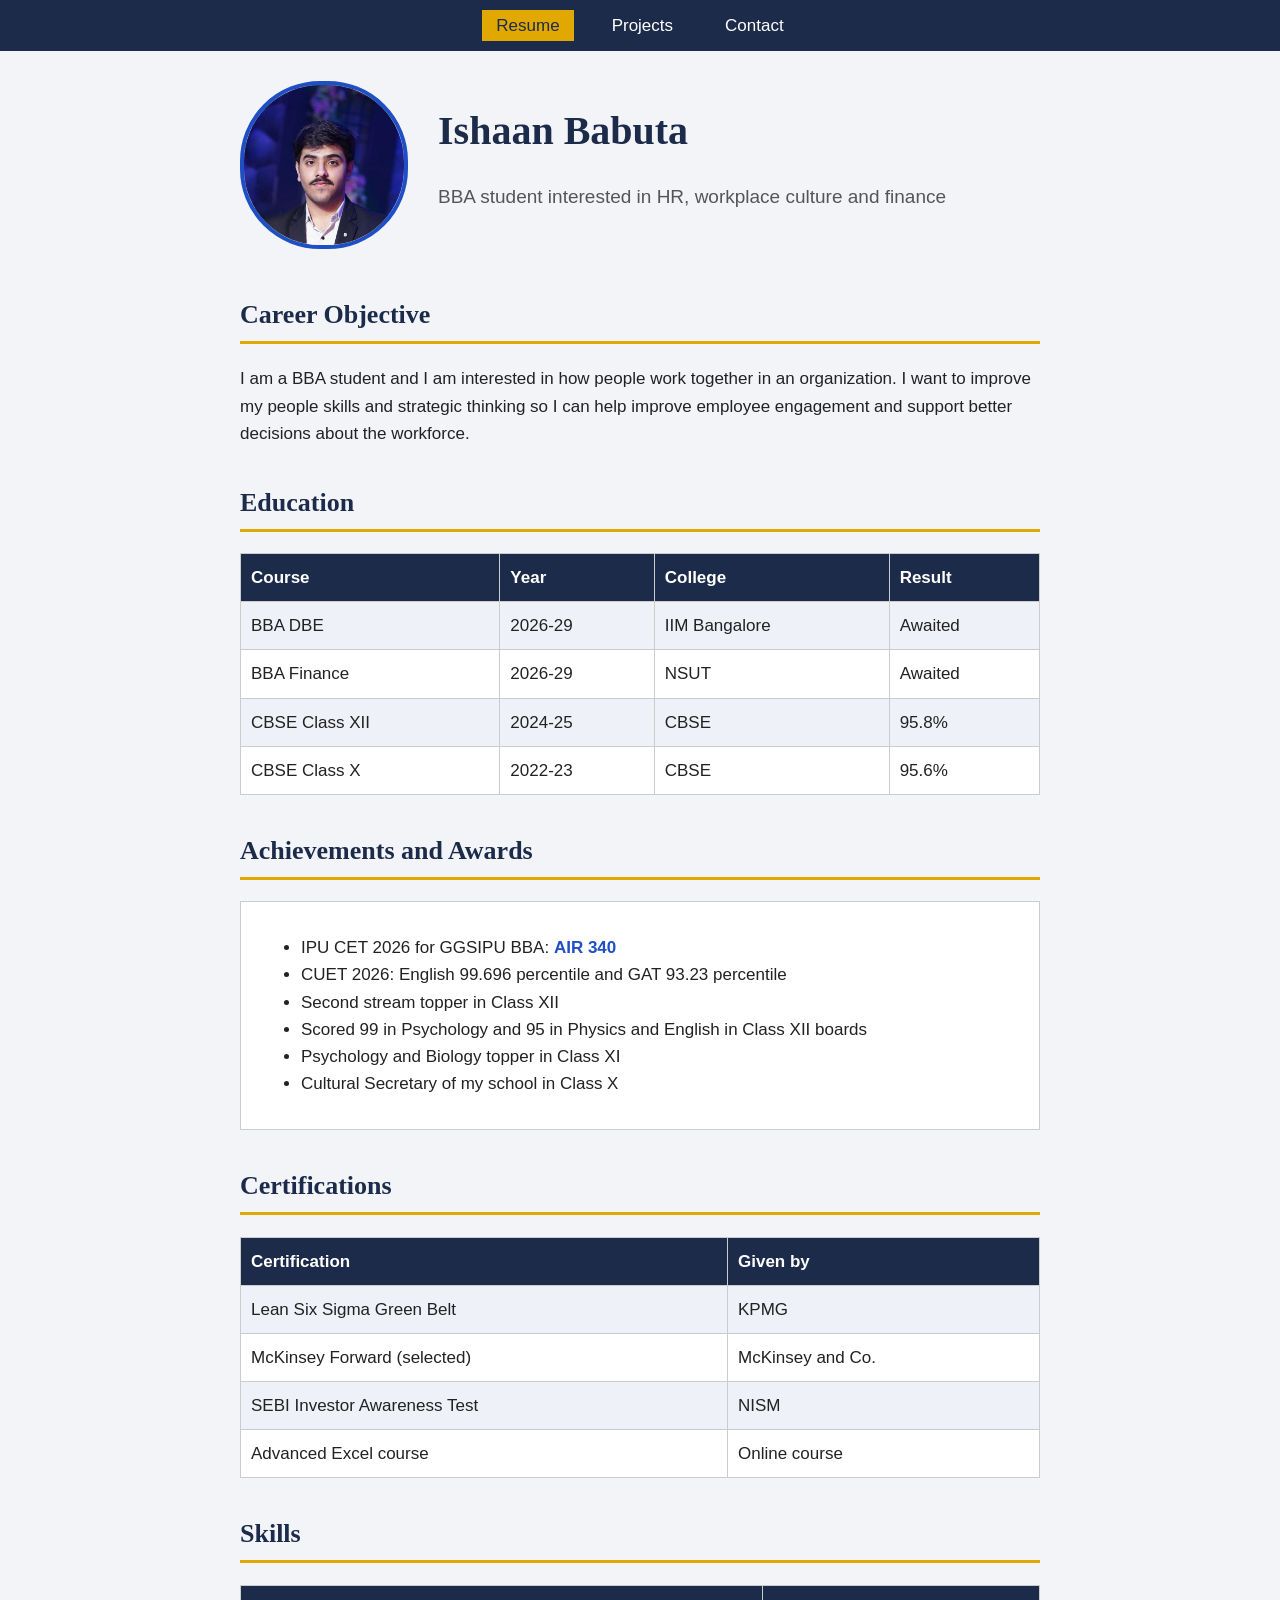
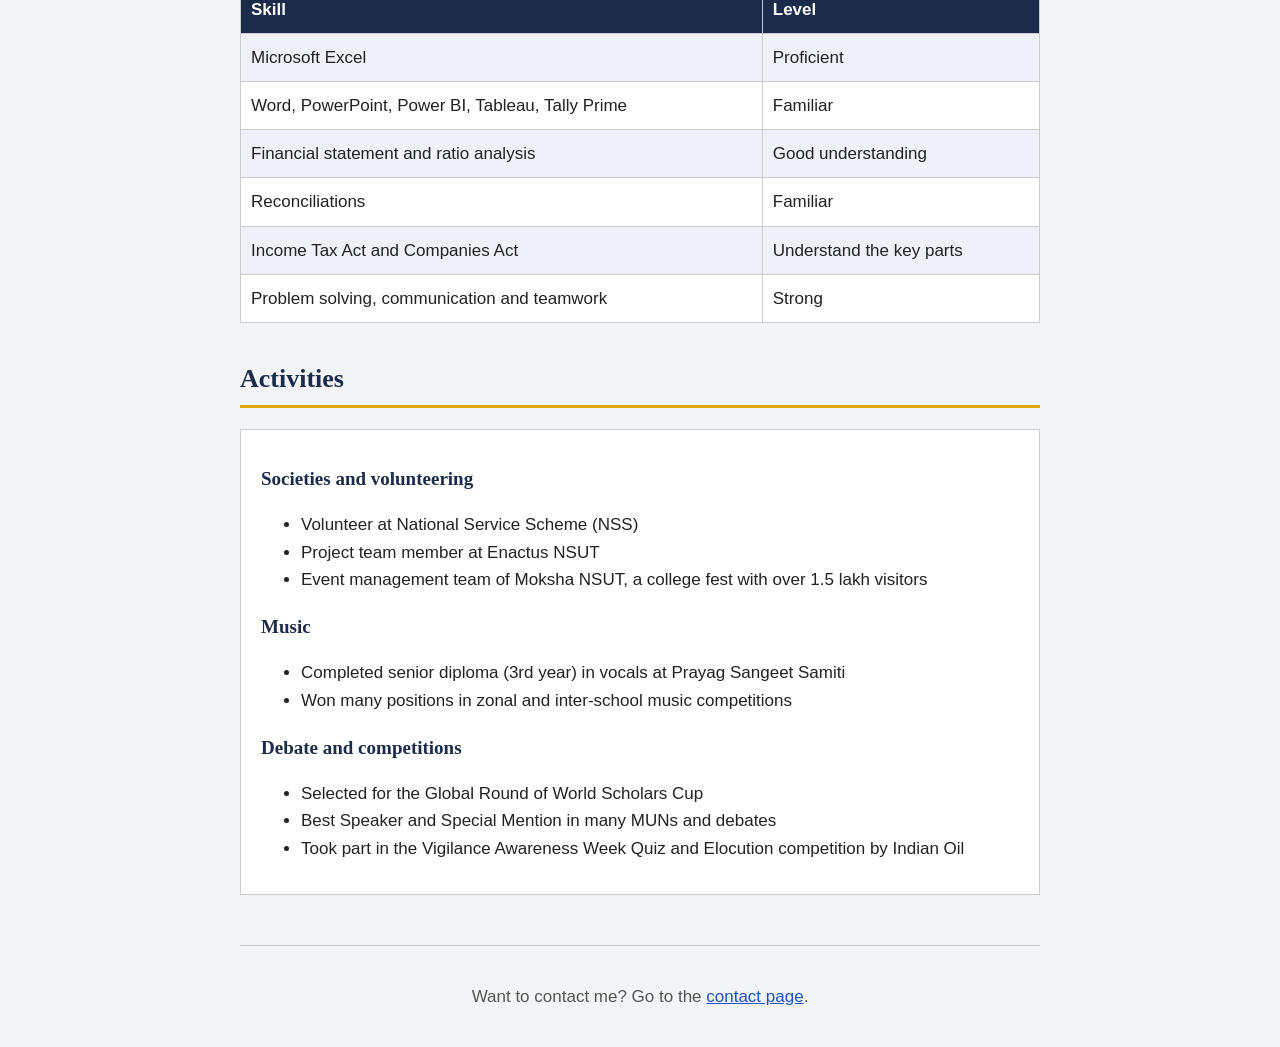
<file: index.html>
<!DOCTYPE html>
<html lang="en">
<head>
<meta charset="utf-8">
<meta name="viewport" content="width=device-width, initial-scale=1">
<title>Ishaan Babuta - Resume</title>
<link rel="stylesheet" href="style.css">
</head>
<body>

<nav>
<ul>
<li><a class="active" href="index.html">Resume</a></li>
<li><a href="projects.html">Projects</a></li>
<li><a href="contact.html">Contact</a></li>
</ul>
</nav>

<div class="wrap">

<header>
<img src="photo.jpg" alt="Ishaan Babuta" width="160" height="160">
<div>
<h1>Ishaan Babuta</h1>
<p class="tagline">BBA student interested in HR, workplace culture and finance</p>
</div>
</header>

<main>

<section>
<h2>Career Objective</h2>
<p>I am a BBA student and I am interested in how people work together in an organization. I want to improve my people skills and strategic thinking so I can help improve employee engagement and support better decisions about the workforce.</p>
</section>

<section>
<h2>Education</h2>
<table>
<tr>
<th>Course</th>
<th>Year</th>
<th>College</th>
<th>Result</th>
</tr>
<tr>
<td>BBA DBE</td>
<td>2026-29</td>
<td>IIM Bangalore</td>
<td>Awaited</td>
</tr>
<tr>
<td>BBA Finance</td>
<td>2026-29</td>
<td>NSUT</td>
<td>Awaited</td>
</tr>
<tr>
<td>CBSE Class XII</td>
<td>2024-25</td>
<td>CBSE</td>
<td>95.8%</td>
</tr>
<tr>
<td>CBSE Class X</td>
<td>2022-23</td>
<td>CBSE</td>
<td>95.6%</td>
</tr>
</table>
</section>

<section>
<h2>Achievements and Awards</h2>
<div class="box">
<ul>
<li>IPU CET 2026 for GGSIPU BBA: <span class="highlight">AIR 340</span></li>
<li>CUET 2026: English 99.696 percentile and GAT 93.23 percentile</li>
<li>Second stream topper in Class XII</li>
<li>Scored 99 in Psychology and 95 in Physics and English in Class XII boards</li>
<li>Psychology and Biology topper in Class XI</li>
<li>Cultural Secretary of my school in Class X</li>
</ul>
</div>
</section>

<section>
<h2>Certifications</h2>
<table>
<tr>
<th>Certification</th>
<th>Given by</th>
</tr>
<tr>
<td>Lean Six Sigma Green Belt</td>
<td>KPMG</td>
</tr>
<tr>
<td>McKinsey Forward (selected)</td>
<td>McKinsey and Co.</td>
</tr>
<tr>
<td>SEBI Investor Awareness Test</td>
<td>NISM</td>
</tr>
<tr>
<td>Advanced Excel course</td>
<td>Online course</td>
</tr>
</table>
</section>

<section>
<h2>Skills</h2>
<table>
<tr>
<th>Skill</th>
<th>Level</th>
</tr>
<tr>
<td>Microsoft Excel</td>
<td>Proficient</td>
</tr>
<tr>
<td>Word, PowerPoint, Power BI, Tableau, Tally Prime</td>
<td>Familiar</td>
</tr>
<tr>
<td>Financial statement and ratio analysis</td>
<td>Good understanding</td>
</tr>
<tr>
<td>Reconciliations</td>
<td>Familiar</td>
</tr>
<tr>
<td>Income Tax Act and Companies Act</td>
<td>Understand the key parts</td>
</tr>
<tr>
<td>Problem solving, communication and teamwork</td>
<td>Strong</td>
</tr>
</table>
</section>

<section>
<h2>Activities</h2>
<div class="box">
<h3>Societies and volunteering</h3>
<ul>
<li>Volunteer at National Service Scheme (NSS)</li>
<li>Project team member at Enactus NSUT</li>
<li>Event management team of Moksha NSUT, a college fest with over 1.5 lakh visitors</li>
</ul>
<h3>Music</h3>
<ul>
<li>Completed senior diploma (3rd year) in vocals at Prayag Sangeet Samiti</li>
<li>Won many positions in zonal and inter-school music competitions</li>
</ul>
<h3>Debate and competitions</h3>
<ul>
<li>Selected for the Global Round of World Scholars Cup</li>
<li>Best Speaker and Special Mention in many MUNs and debates</li>
<li>Took part in the Vigilance Awareness Week Quiz and Elocution competition by Indian Oil</li>
</ul>
</div>
</section>

</main>

<footer>
<p>Want to contact me? Go to the <a href="contact.html">contact page</a>.</p>
</footer>

</div>

</body>
</html>
</file>
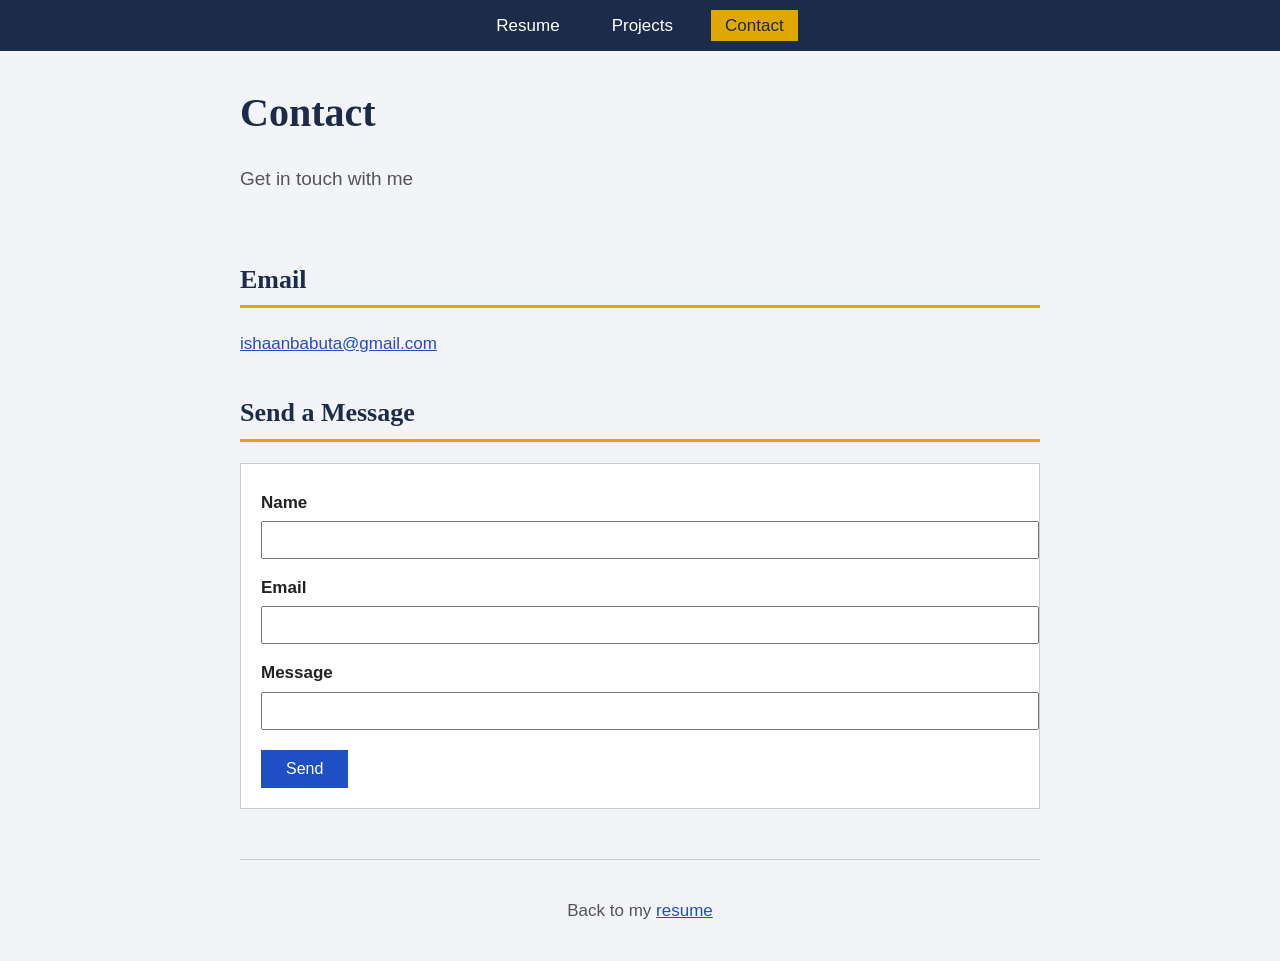
<file: contact.html>
<!DOCTYPE html>
<html lang="en">
<head>
<meta charset="utf-8">
<meta name="viewport" content="width=device-width, initial-scale=1">
<title>Contact - Ishaan Babuta</title>
<link rel="stylesheet" href="style.css">
</head>
<body>

<nav>
<ul>
<li><a href="index.html">Resume</a></li>
<li><a href="projects.html">Projects</a></li>
<li><a class="active" href="contact.html">Contact</a></li>
</ul>
</nav>

<div class="wrap">

<header>
<div>
<h1>Contact</h1>
<p class="tagline">Get in touch with me</p>
</div>
</header>

<main>

<section>
<h2>Email</h2>
<p><a href="mailto:ishaanbabuta@gmail.com">ishaanbabuta@gmail.com</a></p>
</section>

<section>
<h2>Send a Message</h2>
<form>
<label for="name">Name</label>
<input type="text" id="name" name="name">

<label for="email">Email</label>
<input type="email" id="email" name="email">

<label for="message">Message</label>
<input type="text" id="message" name="message">

<button type="submit">Send</button>
</form>
</section>

</main>

<footer>
<p>Back to my <a href="index.html">resume</a></p>
</footer>

</div>

</body>
</html>
</file>
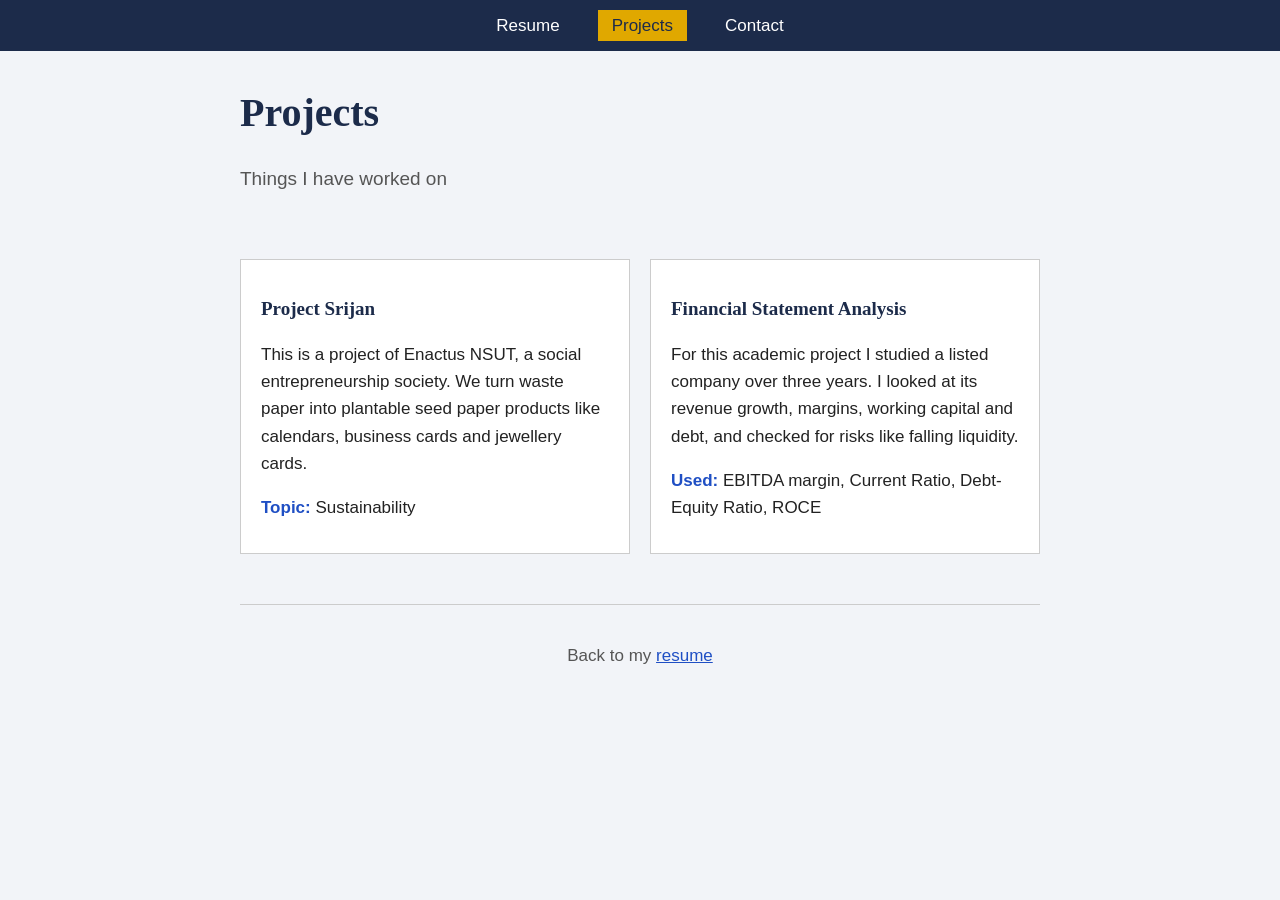
<file: projects.html>
<!DOCTYPE html>
<html lang="en">
<head>
<meta charset="utf-8">
<meta name="viewport" content="width=device-width, initial-scale=1">
<title>Projects - Ishaan Babuta</title>
<link rel="stylesheet" href="style.css">
</head>
<body>

<nav>
<ul>
<li><a href="index.html">Resume</a></li>
<li><a class="active" href="projects.html">Projects</a></li>
<li><a href="contact.html">Contact</a></li>
</ul>
</nav>

<div class="wrap">

<header>
<div>
<h1>Projects</h1>
<p class="tagline">Things I have worked on</p>
</div>
</header>

<main>
<section id="projects">

<div class="box">
<h3>Project Srijan</h3>
<p>This is a project of Enactus NSUT, a social entrepreneurship society. We turn waste paper into plantable seed paper products like calendars, business cards and jewellery cards.</p>
<p><span class="highlight">Topic:</span> Sustainability</p>
</div>

<div class="box">
<h3>Financial Statement Analysis</h3>
<p>For this academic project I studied a listed company over three years. I looked at its revenue growth, margins, working capital and debt, and checked for risks like falling liquidity.</p>
<p><span class="highlight">Used:</span> EBITDA margin, Current Ratio, Debt-Equity Ratio, ROCE</p>
</div>

</section>
</main>

<footer>
<p>Back to my <a href="index.html">resume</a></p>
</footer>

</div>

</body>
</html>
</file>
<file: style.css>
body {
  background-color: #f2f4f8;
  color: #222222;
  font-family: Arial, sans-serif;
  font-size: 17px;
  line-height: 1.6;
  margin: 0;
}

h1, h2, h3 {
  font-family: Georgia, serif;
  color: #1c2b4a;
}

h1 {
  font-size: 40px;
  margin: 0;
}

h2 {
  font-size: 26px;
  border-bottom: 3px solid #e0a800;
  padding-bottom: 5px;
}

h3 {
  font-size: 19px;
  margin-bottom: 5px;
}

a {
  color: #1f4fc4;
}

a:hover {
  color: #e0a800;
}

.wrap {
  width: 800px;
  max-width: 90%;
  margin: 0 auto;
}

nav {
  background-color: #1c2b4a;
  padding: 12px 0;
}

nav ul {
  display: flex;
  justify-content: center;
  list-style: none;
  margin: 0;
  padding: 0;
}

nav li {
  margin: 0 12px;
}

nav a {
  color: white;
  text-decoration: none;
  padding: 6px 14px;
}

nav a:hover {
  background-color: #1f4fc4;
  color: white;
}

nav a.active {
  background-color: #e0a800;
  color: #1c2b4a;
}

header {
  display: flex;
  align-items: center;
  padding: 30px 0 10px 0;
}

header img {
  width: 160px;
  height: 160px;
  border: 4px solid #1f4fc4;
  border-radius: 80px;
  margin-right: 30px;
}

.tagline {
  color: #555555;
  font-size: 19px;
}

section {
  margin-top: 35px;
}

.box {
  background-color: white;
  border: 1px solid #cccccc;
  padding: 15px 20px;
  margin-bottom: 15px;
}

.highlight {
  color: #1f4fc4;
  font-weight: bold;
}

table {
  width: 100%;
  border-collapse: collapse;
  background-color: white;
}

th, td {
  text-align: left;
  padding: 10px;
  border: 1px solid #cccccc;
}

th {
  background-color: #1c2b4a;
  color: white;
}

tr:nth-child(even) {
  background-color: #eef1f8;
}

#projects {
  display: grid;
  grid-template-columns: 1fr 1fr;
  gap: 20px;
}

#projects .box {
  margin-bottom: 0;
}

form {
  background-color: white;
  border: 1px solid #cccccc;
  padding: 10px 20px 20px 20px;
}

label {
  display: block;
  margin-top: 15px;
  font-weight: bold;
}

input {
  display: block;
  width: 100%;
  padding: 8px;
  margin-top: 5px;
  font-size: 16px;
}

button {
  margin-top: 20px;
  padding: 10px 25px;
  font-size: 16px;
  background-color: #1f4fc4;
  color: white;
  border: none;
}

button:hover {
  background-color: #1c2b4a;
}

footer {
  margin-top: 50px;
  padding: 20px 0;
  border-top: 1px solid #cccccc;
  text-align: center;
  color: #555555;
}

@media (max-width: 600px) {
  header {
    flex-direction: column;
    text-align: center;
  }

  header img {
    margin: 0 0 15px 0;
  }

  #projects {
    grid-template-columns: 1fr;
  }
}
</file>
